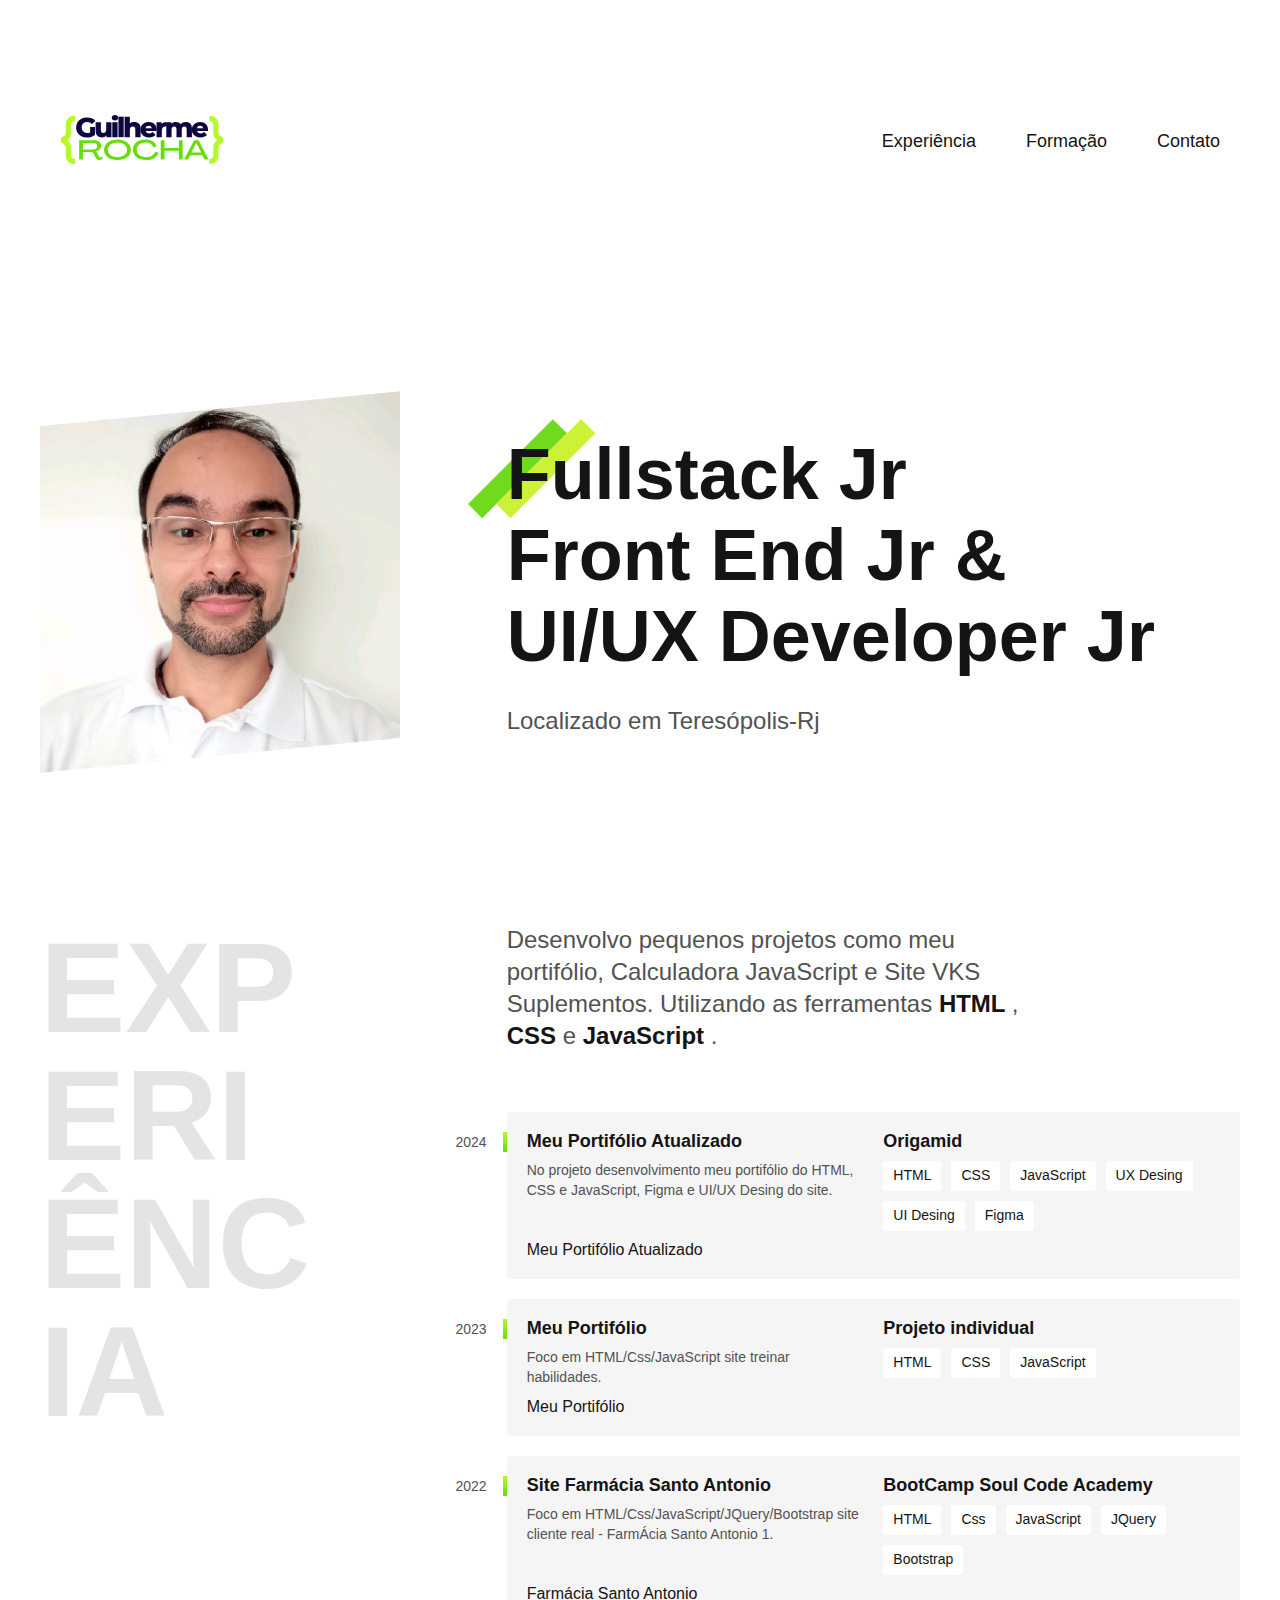
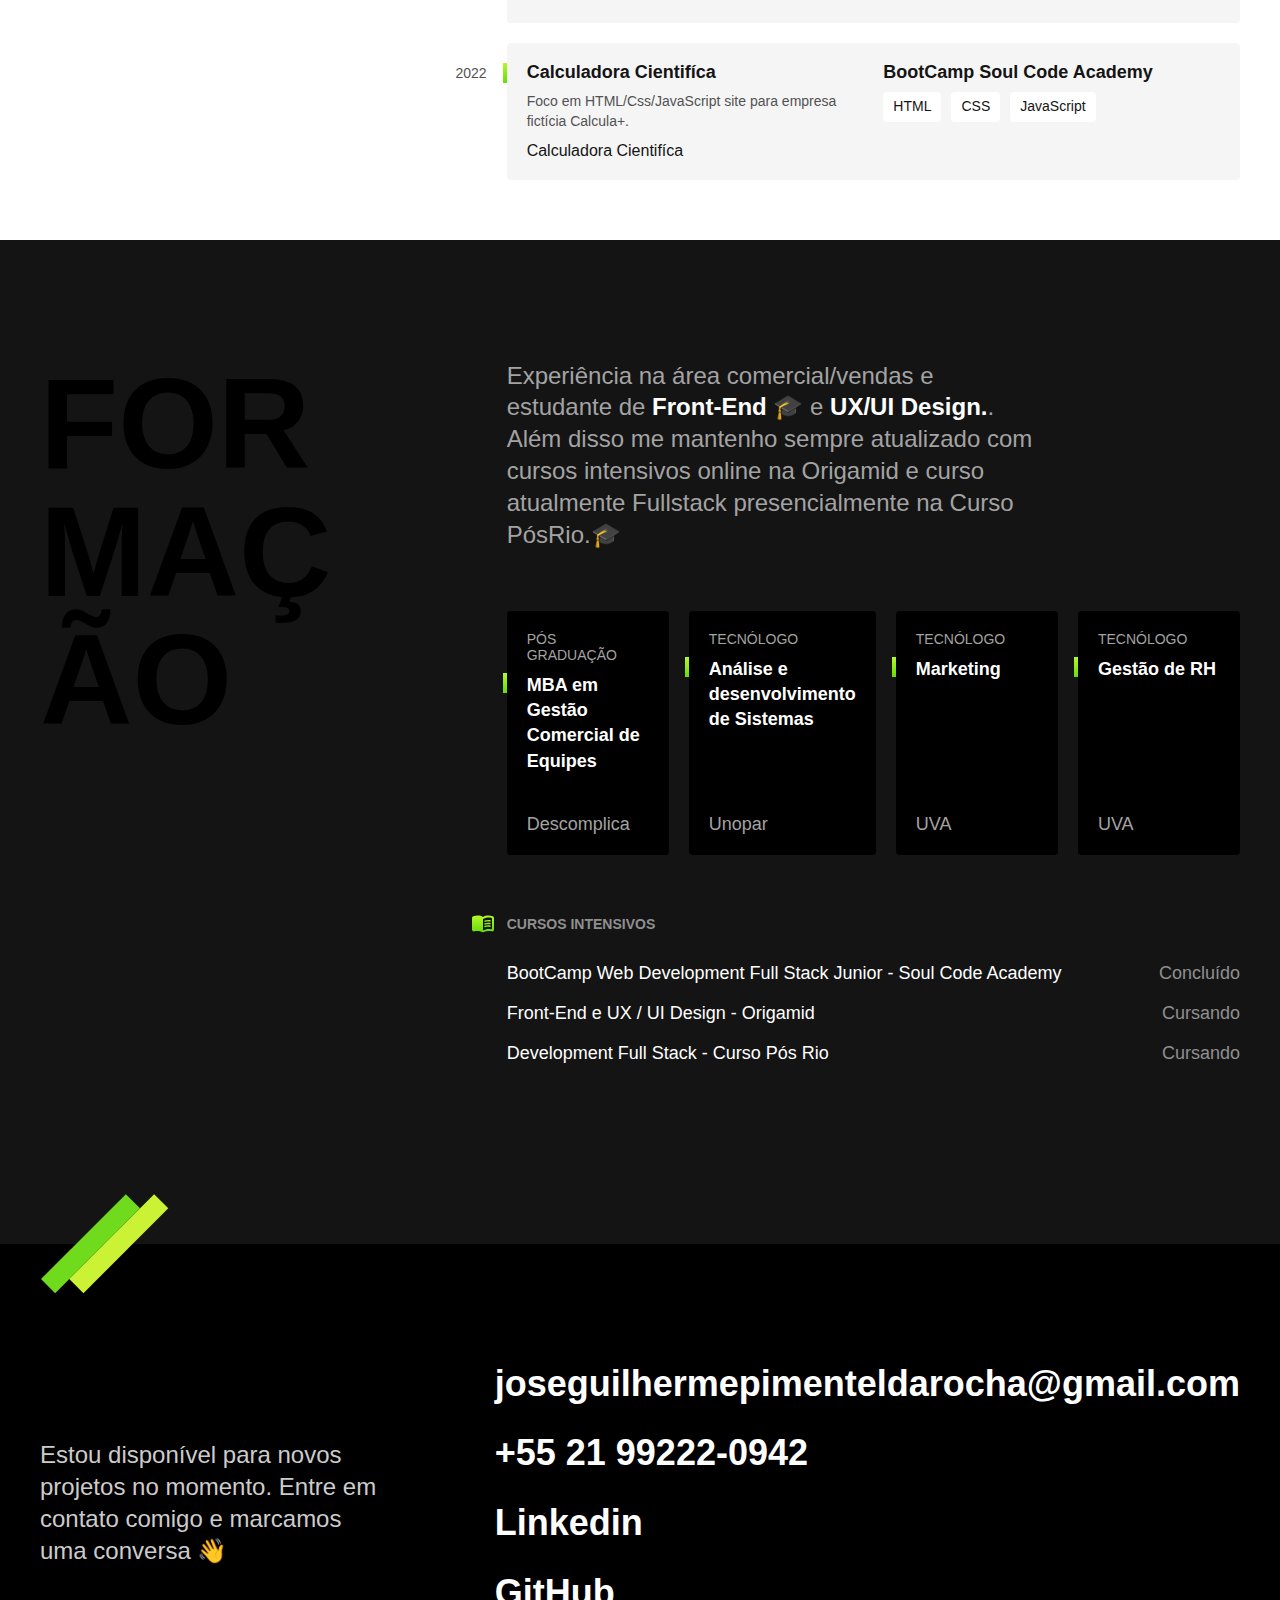
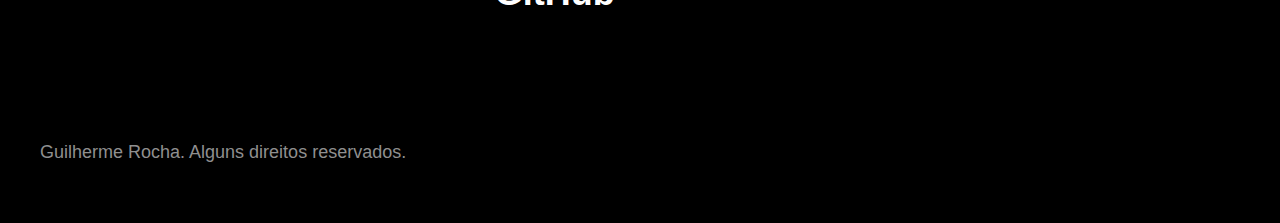
<file: index.html>
<!DOCTYPE html>
<html lang="pt-br">

<head>
  <meta charset="UTF-8">
  <meta name="viewport" content="width=device-width, initial-scale=1.0">
  <title>Portifólio</title>
  <meta name="description" content="Meu Portifólio Para Vagas de Emprego">
  <link rel="stylesheet" href="./Css/style.css">
</head>

<body>
  <header class="header">
    <img src="./img/marca.svg" alt="marca" width="204" height="50">

    <nav>
      <ul class="header-menu">
        <li><a href="#experiencia">Experiência</a></li>
        <li><a href="#formacao">Formação</a></li>
        <li><a href="#contato">Contato</a></li>
      </ul>
    </nav>

  </header>

  <main class="introducao">
    <img src="./img/perfil.jpg" alt="foto-perfil" width="360" height="520">
    <div>
      <h1>Fullstack Jr <br> Front End Jr & <br> UI/UX Developer Jr </h1>
      <p> Localizado em Teresópolis-Rj</p>
    </div>
  </main>

  <section class="experiencia" id="experiencia" aria-label="experiencia">
    <h2 class="subtitulo"> Experiência </h2>
    <div>
      <p class="experiencia-texto"> Desenvolvo pequenos projetos como meu portifólio, Calculadora JavaScript e Site VKS Suplementos. Utilizando as ferramentas <strong> HTML </strong>, <strong> CSS </strong> e <strong> JavaScript </strong>.

      <div class="empresa">
        <span class="empresa-ano">2024</span>
        <h3 class="empresa-titulo">Meu Portifólio Atualizado</h3>
        <span class="empresa-titulo"> Origamid</span>
        <p class="empresa-texto">No projeto desenvolvimento meu portifólio do HTML, CSS e JavaScript, Figma e UI/UX Desing do site.</p>
        <ul class="empresa-habilidades">
          <li>HTML</li>
          <li>CSS</li>
          <li>JavaScript</li>
          <li>UX Desing </li>
          <li>UI Desing </li>
          <li>Figma </li>
        </ul>
        <a href="https://jguilhermepimenteldarocha.github.io/ORIGAMID/" target="_blank">Meu Portifólio Atualizado</a>
      </div>

      <div class="empresa">
        <span class="empresa-ano">2023</span>
        <h3 class="empresa-titulo"> Meu Portifólio </h3>
        <span class="empresa-titulo">Projeto individual</span>
        <p class="empresa-texto">Foco em HTML/Css/JavaScript site treinar habilidades. </p>
        <ul class="empresa-habilidades">
          <li>HTML</li>
          <li>CSS</li>
          <li>JavaScript</li>
        </ul>
        <a href="https://jguilhermepimenteldarocha.github.io/Mini-Projeto-Bootstrap-Meu-Portifolio/"" target=" _blank">Meu Portifólio</a>
      </div>

      <div class="empresa">
        <span class="empresa-ano">2022</span>
        <h3 class="empresa-titulo"> Site Farmácia Santo Antonio </h3>
        <span class="empresa-titulo"> BootCamp Soul Code Academy</span>
        <p class="empresa-texto">Foco em HTML/Css/JavaScript/JQuery/Bootstrap site cliente real - FarmÁcia Santo Antonio 1.</p>
        <ul class="empresa-habilidades">
          <li>HTML</li>
          <li>Css</li>
          <li>JavaScript</li>
          <li>JQuery</li>
          <li>Bootstrap</li>
        </ul>
        <a href="https://jguilhermepimenteldarocha.github.io/Projeto5-Farmacia-Santo-Antonio-1/produtos.html" target="_blank">Farmácia Santo Antonio</a>
      </div>

      <div class="empresa">
        <span class="empresa-ano">2022</span>
        <h3 class="empresa-titulo"> Calculadora Cientifíca </h3>
        <span class="empresa-titulo"> BootCamp Soul Code Academy</span>
        <p class="empresa-texto">Foco em HTML/Css/JavaScript site para empresa fictícia Calcula+.</p>
        <ul class="empresa-habilidades">
          <li>HTML</li>
          <li>CSS</li>
          <li>JavaScript</li>
        </ul>
        <a href="https://github.com/JGuilhermePimentelDaRocha/Projeto3-Jscript-Calcula" target="_blank">Calculadora Cientifíca</a>
      </div>

    </div>
  </section>


  <section class="formacao" id="formacao" aria-label="formacao">
    <div class=" formacao-container">
      <h2 class="subtitulo">Formação</h2>

      <div>
        <p class="formacao-texto">
          Experiência na área comercial/vendas e estudante de <strong>Front-End</strong> 🎓 e<strong> UX/UI Design.</strong>. Além disso me mantenho sempre atualizado com cursos intensivos online na Origamid e curso atualmente Fullstack presencialmente na Curso PósRio.🎓
        </p>

        <ul class="faculdade-lista">
          <li class="faculdade">
            <span class="faculdade-tipo">Pós Graduação </span>
            <h3 class="faculdade-curso">MBA em Gestão Comercial de Equipes</h3>
            <span class="faculdade-instituicao">Descomplica</span>
          </li>
          <li class="faculdade">
            <span class="faculdade-tipo">Tecnólogo</span>
            <h3 class="faculdade-curso">Análise e desenvolvimento de Sistemas</h3>
            <span class="faculdade-instituicao">Unopar</span>
          </li>
          <li class="faculdade">
            <span class="faculdade-tipo">Tecnólogo</span>
            <h3 class="faculdade-curso">Marketing</h3>
            <span class="faculdade-instituicao">UVA</span>
          </li>
          <li class="faculdade">
            <span class="faculdade-tipo">Tecnólogo</span>
            <h3 class="faculdade-curso">Gestão de RH</h3>
            <span class="faculdade-instituicao">UVA</span>
          </li>
        </ul>

        <div class="formacao-extra">
          <div class="cursos">
            <h3>Cursos Intensivos</h3>
            <ul>
              <li>BootCamp Web Development Full Stack Junior - Soul Code Academy <span>Concluído</span></li>
              <li>Front-End e UX / UI Design - Origamid <span>Cursando</span></li>
              <li>Development Full Stack - Curso Pós Rio <span>Cursando</span></li>
            </ul>
          </div>
        </div>
      </div>
    </div>
  </section>

  <footer class="footer" id="contato">
    <div class="footer-container">
      <p class="footer-texto">Estou disponível para novos projetos no momento. Entre em contato comigo e marcamos uma conversa 👋</p>
      <ul class="footer-contato">
        <li>joseguilhermepimenteldarocha@gmail.com</li>
        <li>+55 21 99222-0942</li>
        <li><a href="https://www.linkedin.com/in/joseguilhermepimenteldarocha" target="_blank">Linkedin</a></li>
        <li><a href="https://github.com/JGuilhermePimentelDaRocha" target="_blank">GitHub</a></li>
      </ul>
      </ul>
      <p class="footer-copy">Guilherme Rocha. Alguns direitos reservados.</p>
    </div>
  </footer>
</body>

</html>
</file>
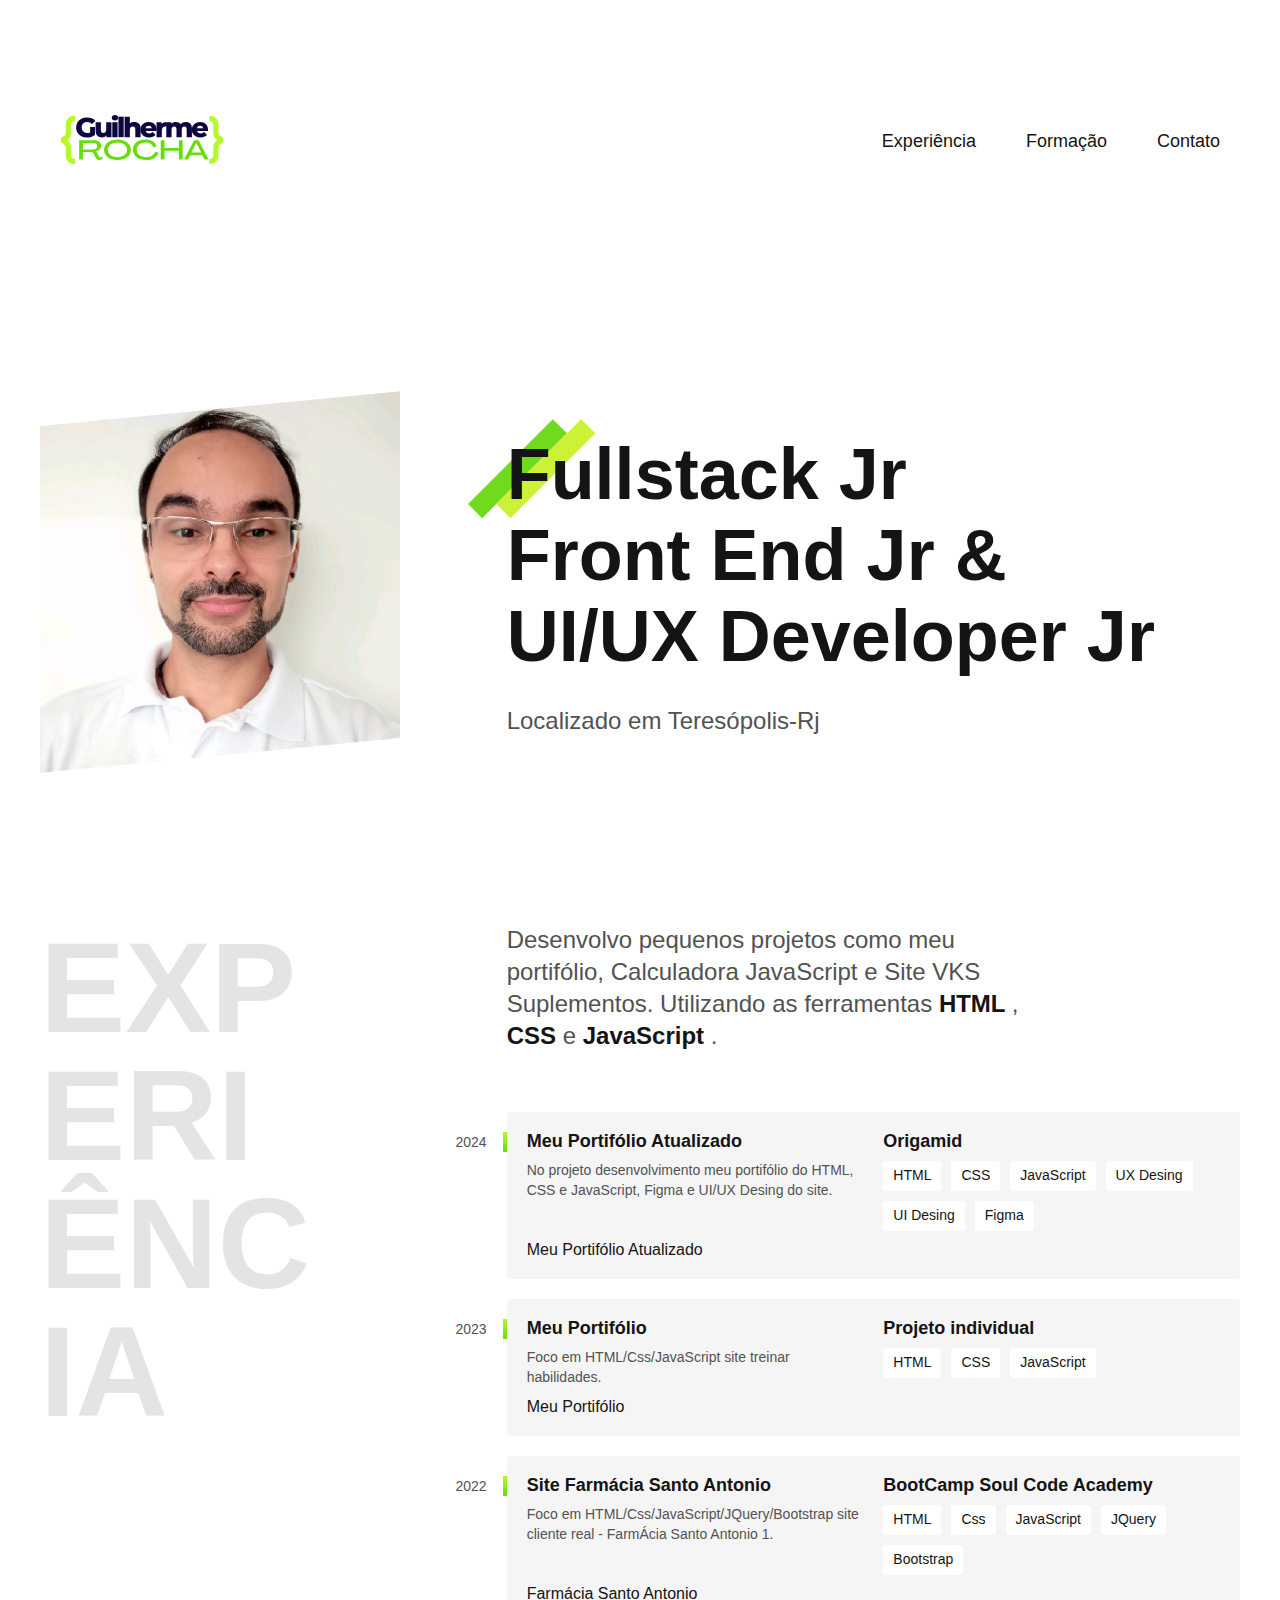
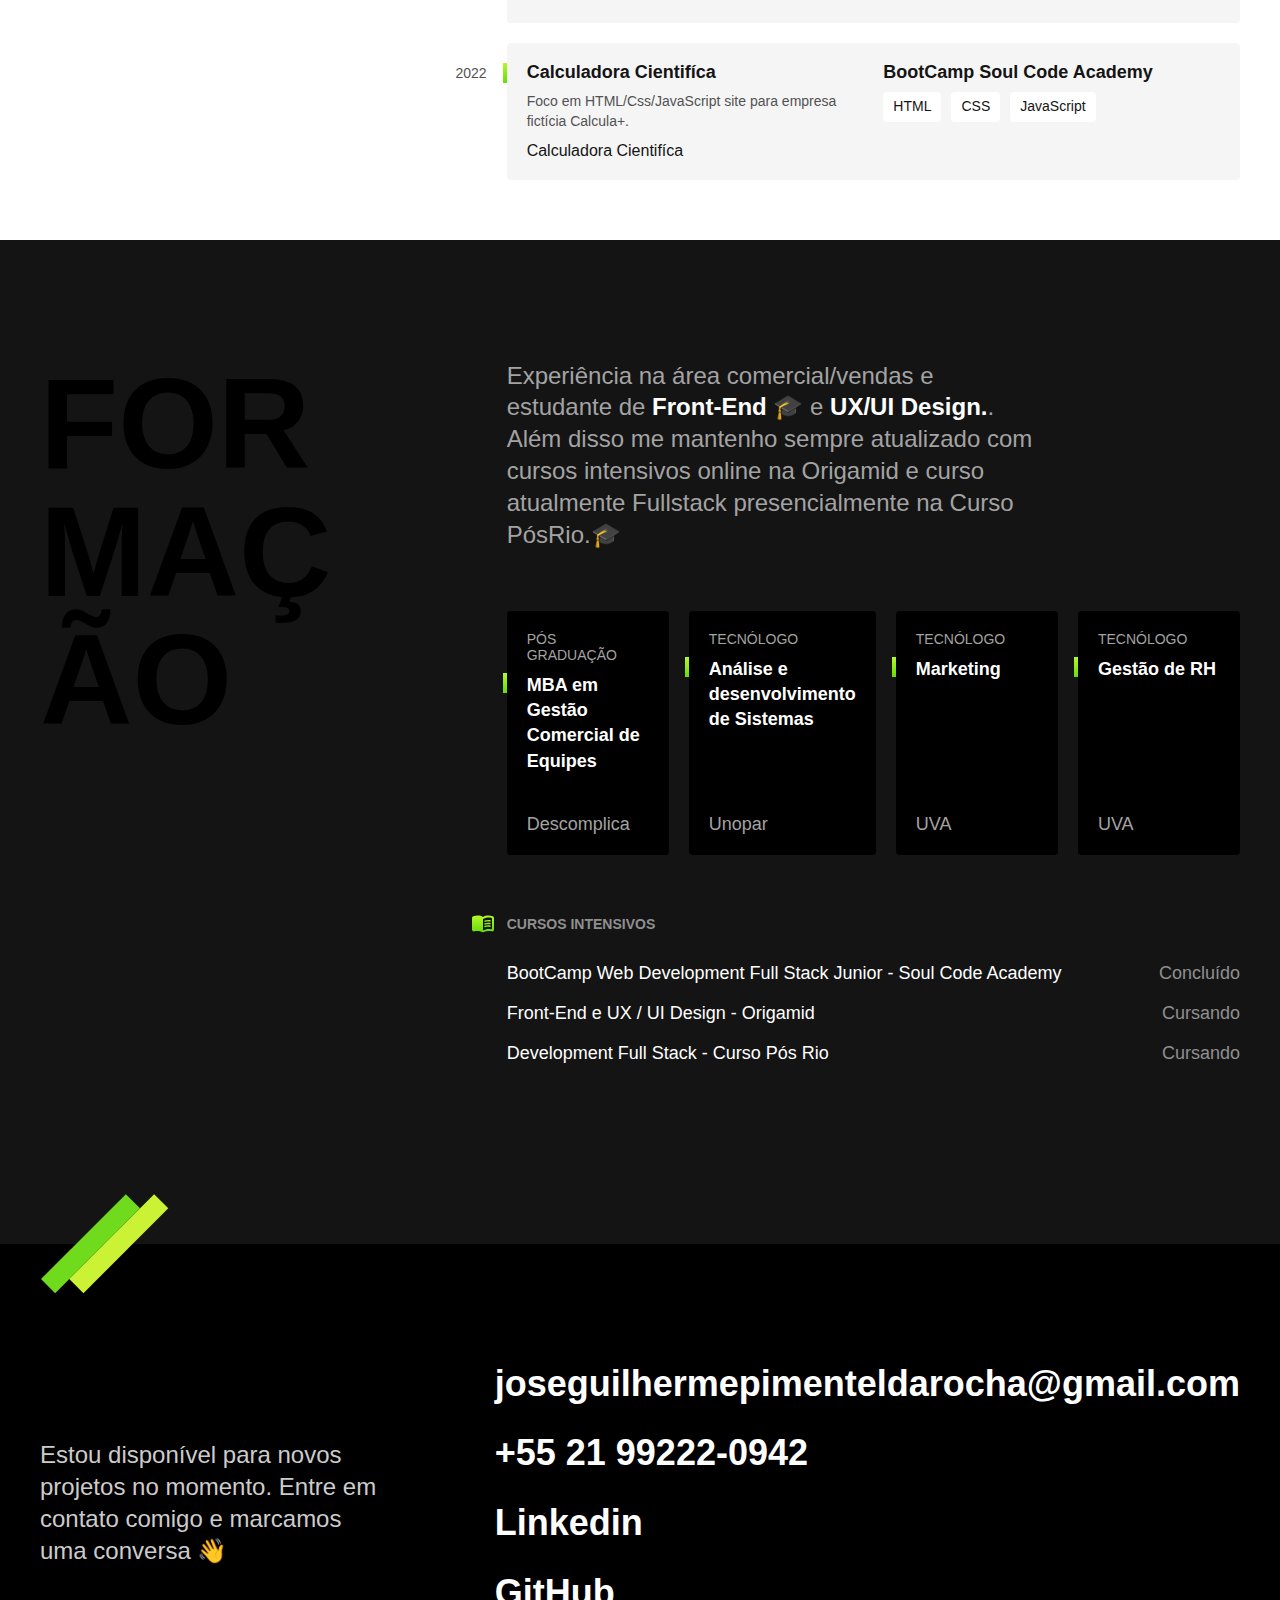
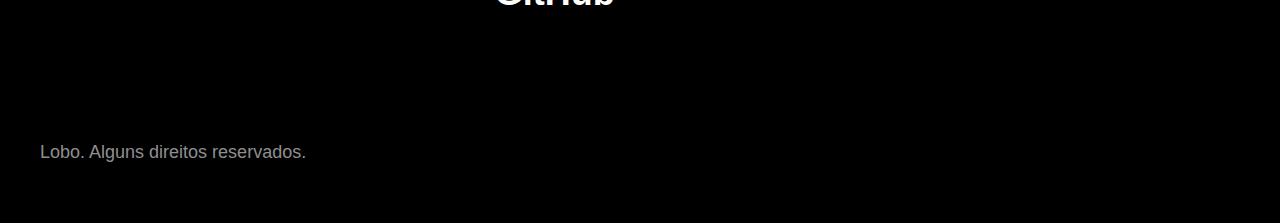
<file: Projeto1/index.html>
<!DOCTYPE html>
<html lang="pt-br">

<head>
  <meta charset="UTF-8">
  <meta name="viewport" content="width=device-width, initial-scale=1.0">
  <title>Portifólio</title>
  <meta name="description" content="Meu Portifólio Para Vagas de Emprego">
  <link rel="stylesheet" href="./Css/style.css">
</head>

<body>
  <header class="header">
    <img src="./img/marca.svg" alt="marca" width="204" height="50">

    <nav>
      <ul class="header-menu">
        <li><a href="#experiencia">Experiência</a></li>
        <li><a href="#formacao">Formação</a></li>
        <li><a href="#contato">Contato</a></li>
      </ul>
    </nav>

  </header>

  <main class="introducao">
    <img src="./img/perfil.jpg" alt="foto-perfil" width="360" height="520">
    <div>
      <h1>Fullstack Jr <br> Front End Jr & <br> UI/UX Developer Jr </h1>
      <p> Localizado em Teresópolis-Rj</p>
    </div>
  </main>

  <section class="experiencia" id="experiencia" aria-label="experiencia">
    <h2 class="subtitulo"> Experiência </h2>
    <div>
      <p class="experiencia-texto"> Desenvolvo pequenos projetos como meu portifólio, Calculadora JavaScript e Site VKS Suplementos. Utilizando as ferramentas <strong> HTML </strong>, <strong> CSS </strong> e <strong> JavaScript </strong>.

      <div class="empresa">
        <span class="empresa-ano">2024</span>
        <h3 class="empresa-titulo">Meu Portifólio Atualizado</h3>
        <span class="empresa-titulo"> Origamid</span>
        <p class="empresa-texto">No projeto desenvolvimento meu portifólio do HTML, CSS e JavaScript, Figma e UI/UX Desing do site.</p>
        <ul class="empresa-habilidades">
          <li>HTML</li>
          <li>CSS</li>
          <li>JavaScript</li>
          <li>UX Desing </li>
          <li>UI Desing </li>
          <li>Figma </li>
        </ul>
        <a href="https://github.com/JGuilhermePimentelDaRocha/ORIGAMID/tree/main/Projeto1" target="_blank">Meu Portifólio Atualizado</a>
      </div>

      <div class="empresa">
        <span class="empresa-ano">2023</span>
        <h3 class="empresa-titulo"> Meu Portifólio </h3>
        <span class="empresa-titulo">Projeto individual</span>
        <p class="empresa-texto">Foco em HTML/Css/JavaScript site treinar habilidades. </p>
        <ul class="empresa-habilidades">
          <li>HTML</li>
          <li>CSS</li>
          <li>JavaScript</li>
        </ul>
        <a href="https://jguilhermepimenteldarocha.github.io/Mini-Projeto-Bootstrap-Meu-Portifolio/"" target=" _blank">Meu Portifólio</a>
      </div>

      <div class="empresa">
        <span class="empresa-ano">2022</span>
        <h3 class="empresa-titulo"> Site Farmácia Santo Antonio </h3>
        <span class="empresa-titulo"> BootCamp Soul Code Academy</span>
        <p class="empresa-texto">Foco em HTML/Css/JavaScript/JQuery/Bootstrap site cliente real - FarmÁcia Santo Antonio 1.</p>
        <ul class="empresa-habilidades">
          <li>HTML</li>
          <li>Css</li>
          <li>JavaScript</li>
          <li>JQuery</li>
          <li>Bootstrap</li>
        </ul>
        <a href="https://github.com/JGuilhermePimentelDaRocha/Projeto5-Farmacia-Santo-Antonio-1" target="_blank">Farmácia Santo Antonio</a>
      </div>

      <div class="empresa">
        <span class="empresa-ano">2022</span>
        <h3 class="empresa-titulo"> Calculadora Cientifíca </h3>
        <span class="empresa-titulo"> BootCamp Soul Code Academy</span>
        <p class="empresa-texto">Foco em HTML/Css/JavaScript site para empresa fictícia Calcula+.</p>
        <ul class="empresa-habilidades">
          <li>HTML</li>
          <li>CSS</li>
          <li>JavaScript</li>
        </ul>
        <a href="https://github.com/JGuilhermePimentelDaRocha/Projeto3-Jscript-Calcula" target="_blank">Calculadora Cientifíca</a>
      </div>

    </div>
  </section>


  <section class="formacao" id="formacao" aria-label="formacao">
    <div class=" formacao-container">
      <h2 class="subtitulo">Formação</h2>

      <div>
        <p class="formacao-texto">
          Experiência na área comercial/vendas e estudante de <strong>Front-End</strong> 🎓 e<strong> UX/UI Design.</strong>. Além disso me mantenho sempre atualizado com cursos intensivos online na Origamid e curso atualmente Fullstack presencialmente na Curso PósRio.🎓
        </p>

        <ul class="faculdade-lista">
          <li class="faculdade">
            <span class="faculdade-tipo">Pós Graduação </span>
            <h3 class="faculdade-curso">MBA em Gestão Comercial de Equipes</h3>
            <span class="faculdade-instituicao">Descomplica</span>
          </li>
          <li class="faculdade">
            <span class="faculdade-tipo">Tecnólogo</span>
            <h3 class="faculdade-curso">Análise e desenvolvimento de Sistemas</h3>
            <span class="faculdade-instituicao">Unopar</span>
          </li>
          <li class="faculdade">
            <span class="faculdade-tipo">Tecnólogo</span>
            <h3 class="faculdade-curso">Marketing</h3>
            <span class="faculdade-instituicao">UVA</span>
          </li>
          <li class="faculdade">
            <span class="faculdade-tipo">Tecnólogo</span>
            <h3 class="faculdade-curso">Gestão de RH</h3>
            <span class="faculdade-instituicao">UVA</span>
          </li>
        </ul>

        <div class="formacao-extra">
          <div class="cursos">
            <h3>Cursos Intensivos</h3>
            <ul>
              <li>BootCamp Web Development Full Stack Junior - Soul Code Academy <span>Concluído</span></li>
              <li>Front-End e UX / UI Design - Origamid <span>Cursando</span></li>
              <li>Development Full Stack - Curso Pós Rio <span>Cursando</span></li>
            </ul>
          </div>
        </div>
      </div>
    </div>
  </section>

  <footer class="footer" id="contato">
    <div class="footer-container">
      <p class="footer-texto">Estou disponível para novos projetos no momento. Entre em contato comigo e marcamos uma conversa 👋</p>
      <ul class="footer-contato">
        <li>joseguilhermepimenteldarocha@gmail.com</li>
        <li>+55 21 99222-0942</li>
        <li><a href="https://www.linkedin.com/in/joseguilhermepimenteldarocha" target="_blank">Linkedin</a></li>
        <li><a href="https://github.com/JGuilhermePimentelDaRocha" target="_blank">GitHub</a></li>
      </ul>
      </ul>
      <p class="footer-copy">Lobo. Alguns direitos reservados.</p>
    </div>
  </footer>
</body>

</html>
</file>
<file: Css/style.css>
@import "./global.css";
@import "./header.css";
@import "./introducao.css";
@import "./experiencia.css";
@import "./formacao.css";
@import "./footer.css";
</file>
<file: Projeto1/Css/style.css>
@import "./global.css";
@import "./header.css";
@import "./introducao.css";
@import "./experiencia.css";
@import "./formacao.css";
@import "./footer.css";
</file>
